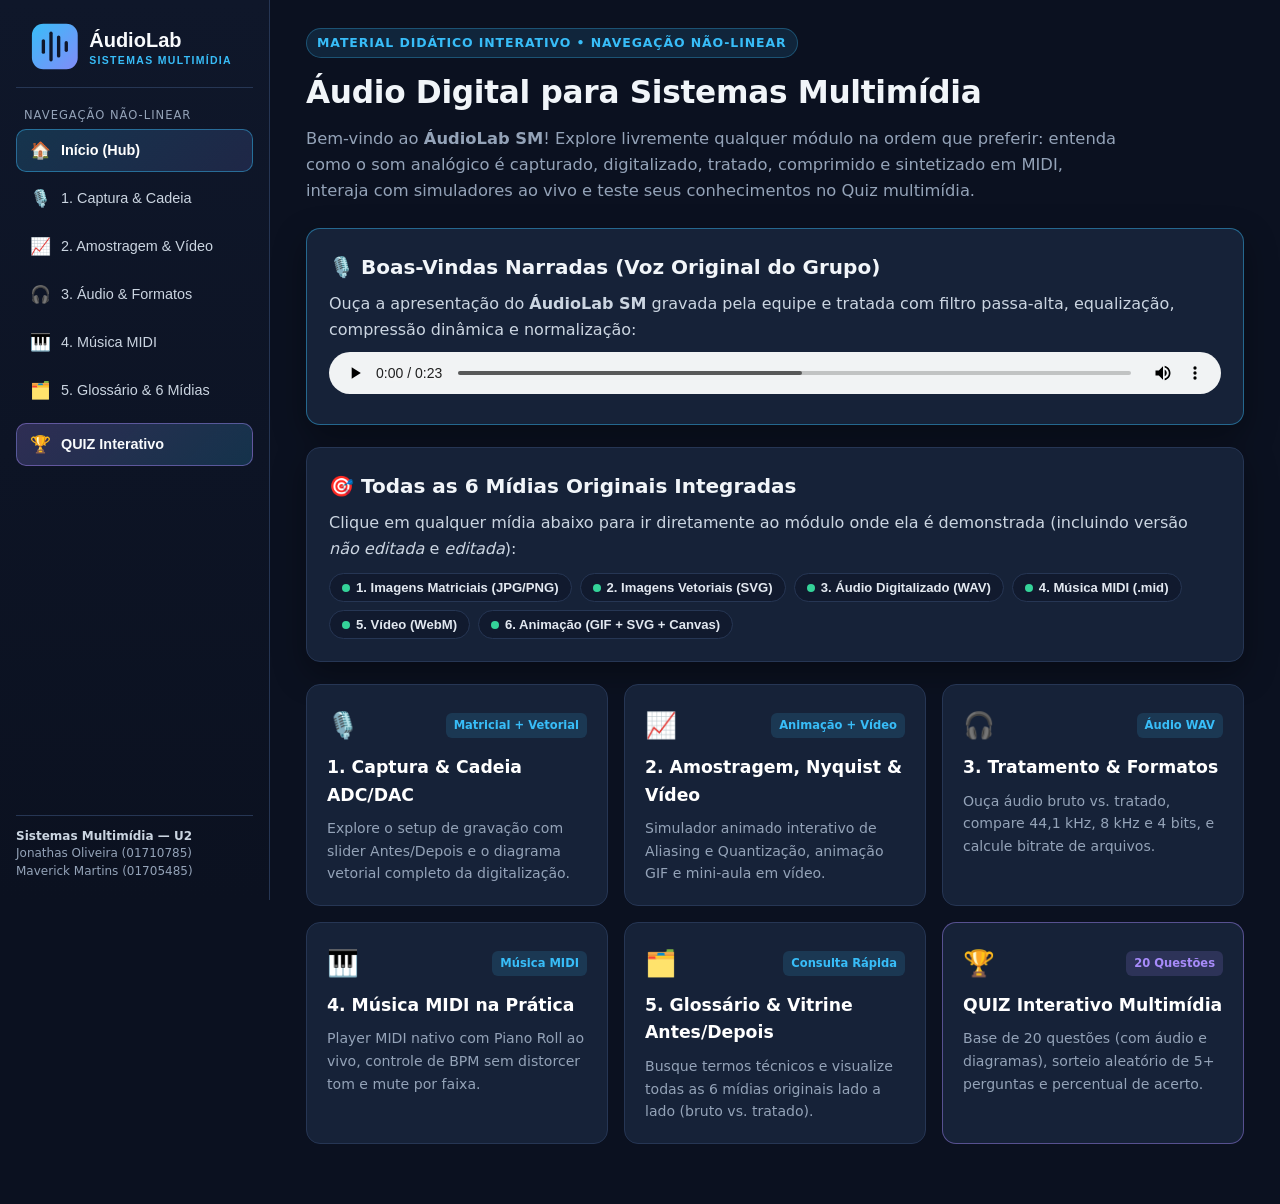
<file: index.html>
<!DOCTYPE html>
<html lang="pt-BR">
<head>
  <meta charset="UTF-8">
  <meta http-equiv="refresh" content="0; url=prototipo/index.html">
  <title>ÁudioLab SM — Redirecionando...</title>
</head>
<body style="background:#0b1120;color:#f8fafc;font-family:Segoe UI,Arial,sans-serif;display:flex;align-items:center;justify-content:center;height:100vh;margin:0;">
  <p>Abrindo o protótipo <strong>ÁudioLab SM</strong>... <a href="prototipo/index.html" style="color:#38bdf8;">Clique aqui se não redirecionar</a>.</p>
</body>
</html>
</file>
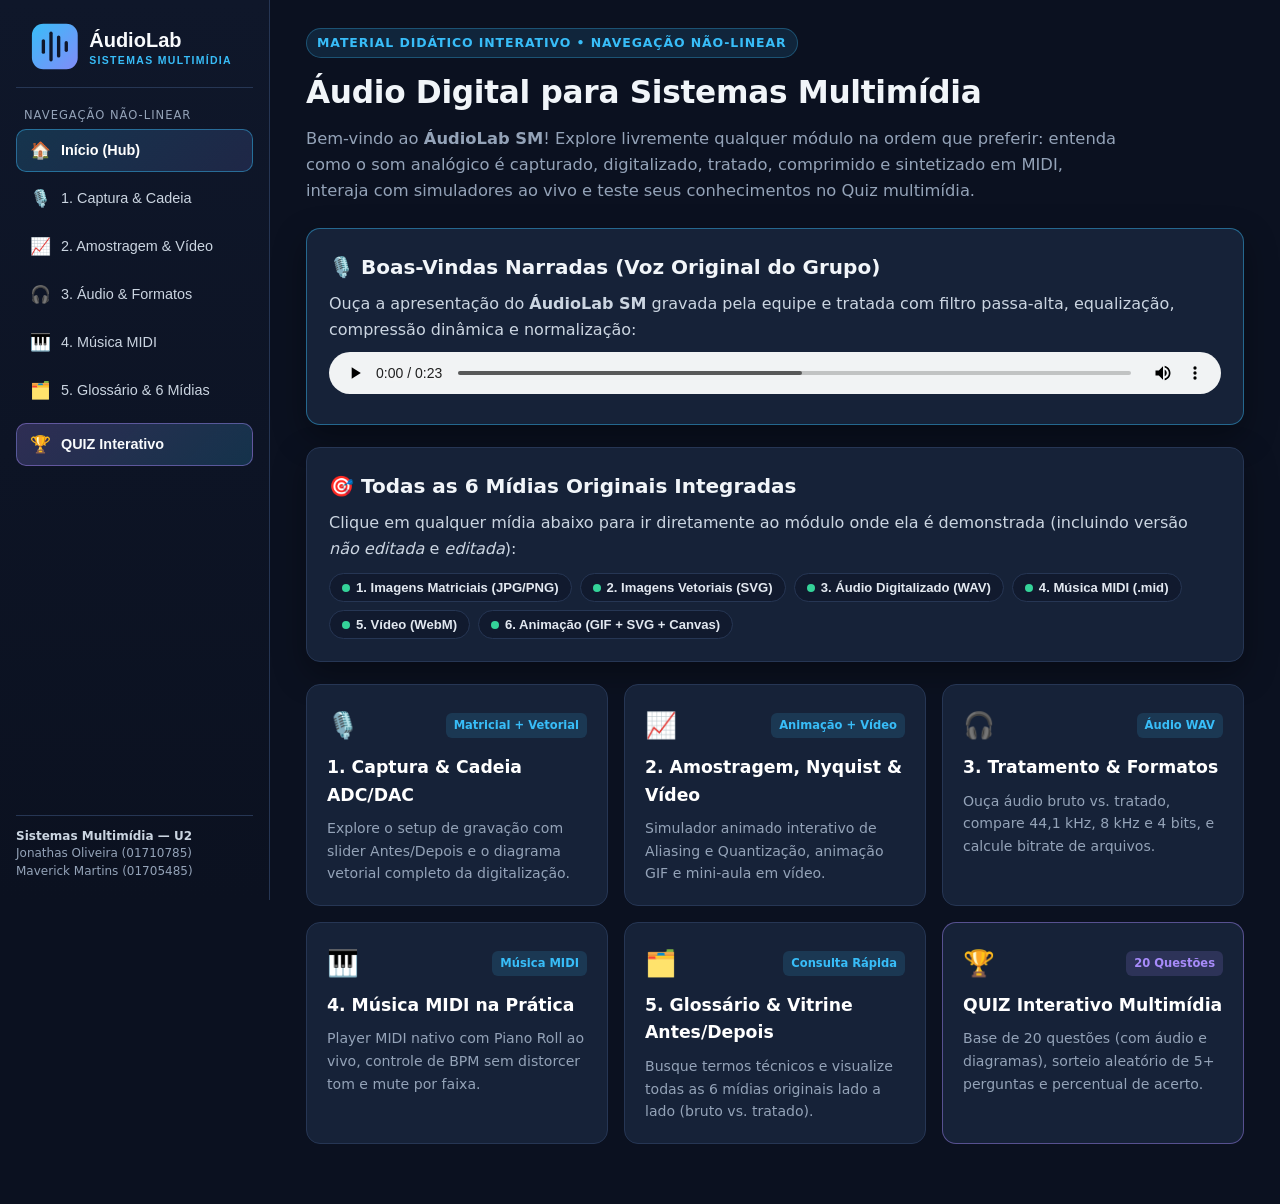
<file: prototipo/index.html>
<!DOCTYPE html>
<html lang="pt-BR">
<head>
  <meta charset="UTF-8">
  <meta name="viewport" content="width=device-width, initial-scale=1.0">
  <title>ÁudioLab SM — Protótipo de Sistema Multimídia (Áudio Digital)</title>
  <link rel="stylesheet" href="css/style.css">
</head>
<body>

  <!-- Mobile Top Bar -->
  <div class="mobile-bar">
    <strong style="color:var(--cyan)">ÁudioLab SM</strong>
    <button id="mobile-menu-btn" class="btn btn-sm">☰ Menu</button>
  </div>

  <div class="app-shell">
    <!-- Non-Linear Navigation Sidebar -->
    <aside id="sidebar" class="sidebar">
      <div class="brand">
        <img src="midias/logo_audiolab.svg" alt="Logotipo ÁudioLab SM">
      </div>

      <div>
        <div class="nav-label">Navegação Não-Linear</div>
        <nav class="nav-list">
          <button class="nav-btn active" data-target="mod-home">
            <span class="nav-icon">🏠</span> Início (Hub)
          </button>
          <button class="nav-btn" data-target="mod-captura">
            <span class="nav-icon">🎙️</span> 1. Captura &amp; Cadeia
          </button>
          <button class="nav-btn" data-target="mod-digitalizacao">
            <span class="nav-icon">📈</span> 2. Amostragem &amp; Vídeo
          </button>
          <button class="nav-btn" data-target="mod-tratamento">
            <span class="nav-icon">🎧</span> 3. Áudio &amp; Formatos
          </button>
          <button class="nav-btn" data-target="mod-midi">
            <span class="nav-icon">🎹</span> 4. Música MIDI
          </button>
          <button class="nav-btn" data-target="mod-galeria">
            <span class="nav-icon">🗂️</span> 5. Glossário &amp; 6 Mídias
          </button>
          <button class="nav-btn quiz-cta" data-target="mod-quiz">
            <span class="nav-icon">🏆</span> QUIZ Interativo
          </button>
        </nav>
      </div>

      <div class="sidebar-footer">
        <strong>Sistemas Multimídia — U2</strong><br>
        Jonathas Oliveira (01710785)<br>
        Maverick Martins (01705485)
      </div>
    </aside>

    <!-- Main Dynamic Content -->
    <main class="main-content">

      <!-- ==================== INÍCIO (HUB NÃO-LINEAR) ==================== -->
      <section id="mod-home" class="module active">
        <div class="module-header">
          <span class="kicker">Material Didático Interativo • Navegação Não-Linear</span>
          <h1>Áudio Digital para Sistemas Multimídia</h1>
          <p>
            Bem-vindo ao <strong>ÁudioLab SM</strong>! Explore livremente qualquer módulo na ordem que preferir:
            entenda como o som analógico é capturado, digitalizado, tratado, comprimido e sintetizado em MIDI,
            interaja com simuladores ao vivo e teste seus conhecimentos no Quiz multimídia.
          </p>
        </div>

        <div class="card" style="border-color:rgba(56,189,248,0.45);">
          <h2>🎙️ Boas-Vindas Narradas (Voz Original do Grupo)</h2>
          <p>Ouça a apresentação do <strong>ÁudioLab SM</strong> gravada pela equipe e tratada com filtro passa-alta, equalização, compressão dinâmica e normalização:</p>
          <audio controls src="midias/narracao_editada.wav" style="width:100%;height:42px;"></audio>
        </div>

        <div class="card">
          <h2>🎯 Todas as 6 Mídias Originais Integradas</h2>
          <p>Clique em qualquer mídia abaixo para ir diretamente ao módulo onde ela é demonstrada (incluindo versão <em>não editada</em> e <em>editada</em>):</p>
          <div class="media-pills">
            <button class="media-pill" data-target="mod-captura"><span class="dot"></span> 1. Imagens Matriciais (JPG/PNG)</button>
            <button class="media-pill" data-target="mod-captura"><span class="dot"></span> 2. Imagens Vetoriais (SVG)</button>
            <button class="media-pill" data-target="mod-tratamento"><span class="dot"></span> 3. Áudio Digitalizado (WAV)</button>
            <button class="media-pill" data-target="mod-midi"><span class="dot"></span> 4. Música MIDI (.mid)</button>
            <button class="media-pill" data-target="mod-digitalizacao"><span class="dot"></span> 5. Vídeo (WebM)</button>
            <button class="media-pill" data-target="mod-digitalizacao"><span class="dot"></span> 6. Animação (GIF + SVG + Canvas)</button>
          </div>
        </div>

        <div class="grid-3">
          <div class="hub-card" data-target="mod-captura">
            <div class="hub-top"><span class="hub-icon">🎙️</span><span class="tag">Matricial + Vetorial</span></div>
            <h3>1. Captura &amp; Cadeia ADC/DAC</h3>
            <p>Explore o setup de gravação com slider Antes/Depois e o diagrama vetorial completo da digitalização.</p>
          </div>

          <div class="hub-card" data-target="mod-digitalizacao">
            <div class="hub-top"><span class="hub-icon">📈</span><span class="tag">Animação + Vídeo</span></div>
            <h3>2. Amostragem, Nyquist &amp; Vídeo</h3>
            <p>Simulador animado interativo de Aliasing e Quantização, animação GIF e mini-aula em vídeo.</p>
          </div>

          <div class="hub-card" data-target="mod-tratamento">
            <div class="hub-top"><span class="hub-icon">🎧</span><span class="tag">Áudio WAV</span></div>
            <h3>3. Tratamento &amp; Formatos</h3>
            <p>Ouça áudio bruto vs. tratado, compare 44,1 kHz, 8 kHz e 4 bits, e calcule bitrate de arquivos.</p>
          </div>

          <div class="hub-card" data-target="mod-midi">
            <div class="hub-top"><span class="hub-icon">🎹</span><span class="tag">Música MIDI</span></div>
            <h3>4. Música MIDI na Prática</h3>
            <p>Player MIDI nativo com Piano Roll ao vivo, controle de BPM sem distorcer tom e mute por faixa.</p>
          </div>

          <div class="hub-card" data-target="mod-galeria">
            <div class="hub-top"><span class="hub-icon">🗂️</span><span class="tag">Consulta Rápida</span></div>
            <h3>5. Glossário &amp; Vitrine Antes/Depois</h3>
            <p>Busque termos técnicos e visualize todas as 6 mídias originais lado a lado (bruto vs. tratado).</p>
          </div>

          <div class="hub-card" data-target="mod-quiz" style="border-color:rgba(167,139,250,0.45);">
            <div class="hub-top"><span class="hub-icon">🏆</span><span class="tag" style="color:var(--purple);background:rgba(167,139,250,0.16)">20 Questões</span></div>
            <h3>QUIZ Interativo Multimídia</h3>
            <p>Base de 20 questões (com áudio e diagramas), sorteio aleatório de 5+ perguntas e percentual de acerto.</p>
          </div>
        </div>
      </section>

      <!-- ==================== MÓDULO 1: CAPTURA & CADEIA ==================== -->
      <section id="mod-captura" class="module">
        <div class="module-header">
          <span class="kicker">Módulo 1 • Imagens Matriciais &amp; Vetoriais</span>
          <h1>Captura Sonora e Cadeia de Digitalização</h1>
          <p>
            O som no mundo real é uma <strong>onda mecânica contínua (analógica)</strong>. Para que um sistema multimídia
            armazene e manipule áudio, é preciso capturá-lo com um transdutor (microfone) e convertê-lo em bits via <strong>ADC</strong>.
          </p>
        </div>

        <!-- Raster Before/After Interactive Slider -->
        <div class="card">
          <h2>📷 Imagem Matricial: Setup de Captura (Antes vs. Depois)</h2>
          <p>
            Arraste o controle abaixo para comparar a <strong>fotografia original não editada</strong> (<code>foto_setup_bruta.jpg</code>)
            com a <strong>imagem matricial tratada</strong> (<code>foto_setup_editada.png</code> — recorte 16:9, balanço de brilho/contraste/saturação e anotações técnicas dos equipamentos).
          </p>

          <div id="ba-container" class="ba-container">
            <img src="midias/foto_setup_editada.png" alt="Imagem matricial editada do setup de áudio">
            <div id="ba-overlay" class="ba-overlay">
              <img id="ba-overlay-img" src="midias/foto_setup_bruta.jpg" alt="Imagem matricial bruta não editada">
            </div>
            <span class="ba-label left">ANTES (Não editada)</span>
            <span class="ba-label right">DEPOIS (Tratada + Anotada)</span>
          </div>
          <div class="ba-slider-bar">
            <span>Ver Editada (0%)</span>
            <input id="ba-range" type="range" min="0" max="100" value="50">
            <span>Ver Bruta (100%)</span>
          </div>
        </div>

        <!-- Vector Diagram Toggle -->
        <div class="card">
          <h2>🎨 Imagem Vetorial (SVG): Cadeia Analógico → Digital → Analógico</h2>
          <p>
            Diferente das imagens matriciais (grade de pixels), desenhos vetoriais em <strong>SVG</strong> são definidos por equações geométricas e mantêm nitidez perfeita em qualquer ampliação.
          </p>
          <div class="toggle-group">
            <button class="toggle-btn active" data-svg-cadeia="midias/cadeia_audio_final.svg" data-caption="Versão final editada (cadeia_audio_final.svg): hierarquia visual, ícones vetoriais, gradientes e divisão entre domínios analógico e digital.">Versão Editada (Final)</button>
            <button class="toggle-btn" data-svg-cadeia="midias/cadeia_audio_rascunho.svg" data-caption="Versão não editada (cadeia_audio_rascunho.svg): diagrama inicial em blocos monocromáticos usado como rascunho estrutural.">Versão Não Editada (Rascunho)</button>
          </div>
          <div class="media-frame">
            <img id="img-svg-cadeia" src="midias/cadeia_audio_final.svg" alt="Diagrama vetorial da cadeia de áudio digital">
            <div id="cap-svg-cadeia" class="media-caption">Versão final editada (cadeia_audio_final.svg): hierarquia visual, ícones vetoriais, gradientes e divisão entre domínios analógico e digital.</div>
          </div>
        </div>

        <!-- Animated SVG Flow -->
        <div class="card">
          <h2>✨ Animação Vetorial (SVG): Sinal em Movimento</h2>
          <p>Observe os pulsos contínuos entrando no <strong>ADC</strong>, transformando-se em pacotes binários (<code>10110</code>) e sendo reconstruídos no <strong>DAC</strong>:</p>
          <div class="media-frame">
            <object data="midias/animacao_fluxo_adc.svg" type="image/svg+xml" style="width:100%;max-width:760px;height:185px;"></object>
          </div>
        </div>

        <div class="nav-footer">
          <button class="btn" data-target="mod-home">← Hub Não-Linear</button>
          <button class="btn btn-primary" data-target="mod-digitalizacao">Explorar Amostragem &amp; Vídeo →</button>
        </div>
      </section>

      <!-- ==================== MÓDULO 2: DIGITALIZAÇÃO, ANIMAÇÃO & VÍDEO ==================== -->
      <section id="mod-digitalizacao" class="module">
        <div class="module-header">
          <span class="kicker">Módulo 2 • Animação, Vídeo &amp; Simulador ao Vivo</span>
          <h1>Amostragem (Nyquist), Quantização e Mini-Aula em Vídeo</h1>
          <p>
            Digitalizar som exige discretizar dois eixos: o <strong>tempo</strong> (Taxa de Amostragem em Hz) e a
            <strong>amplitude</strong> (Profundidade de Bits). Experimente o simulador animado abaixo e assista à mini-aula!
          </p>
        </div>

        <!-- Interactive Canvas Animation Simulator -->
        <div class="card">
          <h2>🧪 Simulador Animado Interativo: Amostragem, Aliasing e Quantização</h2>
          <p>Reduza a <strong>Taxa de Amostragem</strong> para menos do dobro da frequência do sinal e veja o <strong>Aliasing</strong> surgir ao vivo! Ou diminua os <strong>Bits</strong> e clique em <em>Ouvir Som Quantizado</em>.</p>

          <canvas id="nyquist-canvas" class="sim-canvas"></canvas>

          <div class="controls-grid">
            <div class="control-box">
              <label><span>Frequência do Sinal (f)</span><strong id="sim-freq-val">3 Hz</strong></label>
              <input id="sim-freq" type="range" min="1" max="10" value="3">
            </div>
            <div class="control-box">
              <label><span>Taxa de Amostragem (fs)</span><strong id="sim-fs-val">18 Hz</strong></label>
              <input id="sim-fs" type="range" min="4" max="36" value="18">
            </div>
            <div class="control-box">
              <label><span>Profundidade de Bits</span><strong id="sim-bits-val">4 bits</strong></label>
              <input id="sim-bits" type="range" min="2" max="8" value="4">
            </div>
          </div>

          <div id="sim-nyquist-banner" class="status-banner status-ok"></div>

          <div style="display:flex;gap:10px;flex-wrap:wrap;margin-top:14px;">
            <button id="sim-play-tone" class="btn btn-emerald">🔊 Ouvir Som Quantizado (Web Audio)</button>
            <button id="sim-toggle-anim" class="btn">⏸ Pausar Animação</button>
          </div>
        </div>

        <!-- GIF Animation Before/After -->
        <div class="card">
          <h2>🎞️ Animação Exportada (GIF): Antes vs. Depois</h2>
          <p>Comparação entre o rascunho animado quadro a quadro em baixa fluidez (4 FPS) e a animação final suavizada (20 FPS) com grade de quantização e amostras discretas:</p>
          <div class="grid-2">
            <div class="media-frame">
              <span class="badge badge-raw" style="margin-bottom:8px;">NÃO EDITADA — 4 FPS (animacao_onda_bruta.gif)</span>
              <img src="midias/animacao_onda_bruta.gif" alt="Animação GIF bruta a 4 FPS">
              <div class="media-caption">6 quadros em preto e branco, sem suavização temporal e sem representação dos níveis de quantização.</div>
            </div>
            <div class="media-frame">
              <span class="badge badge-edit" style="margin-bottom:8px;">EDITADA — 20 FPS (animacao_onda_editada.gif)</span>
              <img src="midias/animacao_onda_editada.gif" alt="Animação GIF editada a 20 FPS">
              <div class="media-caption">32 quadros fluidos mostrando simultaneamente a onda contínua (ciano), amostras (amarelo/verde) e degrau quantizado (roxo).</div>
            </div>
          </div>
        </div>

        <!-- Video Mini-Lesson (Raw vs Edited) -->
        <div class="card">
          <h2>🎬 Vídeo Educacional: Como o Som Vira Bits (Bruto vs. Editado)</h2>
          <p>Alterne entre a captura de vídeo bruta (sem corte, com ruído e sem legendas) e a mini-aula editada (com abertura, animações sincronizadas, legendas didáticas e trilha sonora):</p>
          <div class="toggle-group">
            <button class="toggle-btn active" data-vid-src="midias/video_editado.webm" data-caption="Versão Editada (video_editado.webm): vinheta de abertura, demonstração de amostragem/quantização, legendas didáticas e trilha musical limpa.">Vídeo Editado (Final)</button>
            <button class="toggle-btn" data-vid-src="midias/video_bruto.webm" data-caption="Versão Não Editada (video_bruto.webm): captura crua sem cortes, sem identidade visual, sem legendas e com zumbido de 60 Hz no áudio.">Vídeo Bruto (Não Editado)</button>
          </div>
          <div class="media-frame">
            <video id="main-video" controls preload="metadata" style="max-height:420px;width:100%;" src="midias/video_editado.webm"></video>
            <div id="video-caption" class="media-caption">Versão Editada (video_editado.webm): vinheta de abertura, demonstração de amostragem/quantização, legendas didáticas e trilha musical limpa.</div>
          </div>
        </div>

        <!-- Vector Nyquist Diagram -->
        <div class="card">
          <h2>📐 Diagrama Vetorial: Nyquist vs. Aliasing</h2>
          <div class="toggle-group">
            <button class="toggle-btn active" data-svg-nyquist="midias/nyquist_final.svg">Editado (nyquist_final.svg)</button>
            <button class="toggle-btn" data-svg-nyquist="midias/nyquist_rascunho.svg">Rascunho (nyquist_rascunho.svg)</button>
          </div>
          <div class="media-frame">
            <img id="img-svg-nyquist" src="midias/nyquist_final.svg" alt="Diagrama vetorial do Teorema de Nyquist">
          </div>
        </div>

        <div class="nav-footer">
          <button class="btn" data-target="mod-captura">← Captura &amp; Cadeia</button>
          <button class="btn btn-primary" data-target="mod-tratamento">Explorar Áudio &amp; Formatos →</button>
        </div>
      </section>

      <!-- ==================== MÓDULO 3: ÁUDIO DIGITALIZADO & FORMATOS ==================== -->
      <section id="mod-tratamento" class="module">
        <div class="module-header">
          <span class="kicker">Módulo 3 • Áudio Digitalizado (WAV) &amp; Formas de Onda</span>
          <h1>Tratamento de Áudio, Taxas e Compressão</h1>
          <p>
            Ouça na prática a diferença entre uma captura bruta e um áudio tratado (redução de ruído, corte de silêncio e normalização),
            compare resoluções digitais e calcule o tamanho de arquivos PCM, FLAC e MP3.
          </p>
        </div>

        <!-- Real Group Voice Before / After -->
        <div class="card" style="border-color:rgba(52,211,153,0.45);">
          <h2>🎙️ Narração Original do Grupo: Antes e Depois do Tratamento</h2>
          <p>Gravação real da voz da equipe comparando o arquivo bruto capturado com a versão tratada (corte de silêncio, filtro passa-alta 85 Hz, realce de presença em 3,2 kHz, compressão dinâmica 3:1 e normalização a -1 dBFS):</p>
          <div class="grid-2">
            <div class="audio-box">
              <span class="badge badge-raw">ANTES — Voz Bruta (narracao_bruta.wav)</span>
              <img src="midias/forma_onda_narracao_bruta.png" alt="Forma de onda da narração bruta" style="width:100%;border-radius:8px;border:1px solid var(--border);">
              <audio controls src="midias/narracao_bruta.wav"></audio>
              <p style="font-size:0.84rem;margin:0;color:var(--muted);">
                Dinâmica irregular: pico inicial muito alto enquanto o corpo da fala permanece com volume reduzido e sem equalização.
              </p>
            </div>
            <div class="audio-box">
              <span class="badge badge-edit">DEPOIS — Voz Tratada (narracao_editada.wav)</span>
              <img src="midias/forma_onda_narracao_editada.png" alt="Forma de onda da narração editada" style="width:100%;border-radius:8px;border:1px solid var(--border);">
              <audio controls src="midias/narracao_editada.wav"></audio>
              <p style="font-size:0.84rem;margin:0;color:var(--muted);">
                Voz nivelada, limpa e mais inteligível: silêncios aparados, graves indesejados filtrados e volume consistente em toda a fala.
              </p>
            </div>
          </div>

          <h3 style="margin-top:18px;">🧪 Teste na Própria Voz: Efeito de Amostragem e Quantização</h3>
          <div class="grid-3" style="margin-top:8px;">
            <div class="audio-box">
              <span class="badge badge-edit">Voz 44,1 kHz / 16 bits</span>
              <audio controls src="midias/narracao_editada.wav"></audio>
              <p style="font-size:0.82rem;margin:0;">Qualidade de CD: voz nítida e natural.</p>
            </div>
            <div class="audio-box">
              <span class="badge badge-raw">Voz 8 kHz (Telefonia)</span>
              <audio controls src="midias/narracao_8khz_telefonia.wav"></audio>
              <p style="font-size:0.82rem;margin:0;">Taxa reduzida a 8 kHz: som abafado de ligação telefônica.</p>
            </div>
            <div class="audio-box">
              <span class="badge badge-raw">Voz 4 bits (16 níveis)</span>
              <audio controls src="midias/narracao_4bit_quantizacao.wav"></audio>
              <p style="font-size:0.82rem;margin:0;">Apenas 16 degraus de amplitude: forte chiado de quantização.</p>
            </div>
          </div>
        </div>

        <!-- Audio Before / After + Waveform PNGs -->
        <div class="card">
          <h2>🔊 Amostra Musical Digitalizada: Remoção de Ruído de 60 Hz</h2>
          <div class="grid-2">
            <div class="audio-box">
              <span class="badge badge-raw">ANTES — Não Editado (amostra_bruta_com_ruido.wav)</span>
              <img src="midias/forma_onda_bruta.png" alt="Forma de onda matricial do áudio bruto" style="width:100%;border-radius:8px;border:1px solid var(--border);">
              <audio controls src="midias/amostra_bruta_com_ruido.wav"></audio>
              <p style="font-size:0.84rem;margin:0;color:var(--muted);">
                Problemas: 0,8s de silêncio com ruído no início (destacado em vermelho), zumbido de rede elétrica (60 Hz), chiado constante e amplitude baixa.
              </p>
            </div>

            <div class="audio-box">
              <span class="badge badge-edit">DEPOIS — Tratado (amostra_tratada_limpa.wav)</span>
              <img src="midias/forma_onda_editada.png" alt="Forma de onda matricial do áudio tratado" style="width:100%;border-radius:8px;border:1px solid var(--border);">
              <audio controls src="midias/amostra_tratada_limpa.wav"></audio>
              <p style="font-size:0.84rem;margin:0;color:var(--muted);">
                Tratamento aplicado: corte dos trechos ociosos, remoção do ruído/zumbido e normalização de pico para -1 dBFS (sem clipping).
              </p>
            </div>
          </div>
        </div>

        <!-- Auditory Comparison Lab -->
        <div class="card">
          <h2>👂 Laboratório Auditivo: Efeito da Taxa de Amostragem e dos Bits</h2>
          <p>Dê play nas 3 versões do mesmo trecho musical para ouvir o impacto real de cada parâmetro:</p>
          <div class="grid-3">
            <div class="audio-box">
              <span class="badge badge-edit">Padrão CD: 44,1 kHz / 16 bits</span>
              <audio controls src="midias/comparacao_44khz_16bit.wav"></audio>
              <p style="font-size:0.82rem;margin:0;">65.536 níveis de amplitude e resposta até ~22 kHz. Som limpo e brilhante.</p>
            </div>
            <div class="audio-box">
              <span class="badge badge-raw">Baixa Amostragem: 8 kHz / 16 bits</span>
              <audio controls src="midias/comparacao_8khz_16bit.wav"></audio>
              <p style="font-size:0.82rem;margin:0;">Qualidade de telefonia: perde os harmônicos agudos (limite de Nyquist cai para 4 kHz).</p>
            </div>
            <div class="audio-box">
              <span class="badge badge-raw">Baixos Bits: 44,1 kHz / 4 bits</span>
              <audio controls src="midias/comparacao_44khz_4bit.wav"></audio>
              <p style="font-size:0.82rem;margin:0;">Apenas 16 níveis de amplitude: gera forte chiado granulado (erro de quantização).</p>
            </div>
          </div>
        </div>

        <!-- Bitrate & Format Comparison Calculator -->
        <div class="card">
          <h2>🧮 Calculadora de Bitrate e Comparativo de Formatos</h2>
          <p>Fórmula PCM: <code>Bitrate = Taxa de Amostragem × Profundidade de Bits × Canais</code></p>
          <div class="grid-2" style="margin-bottom:14px;">
            <div class="control-box">
              <label><span>Taxa de Amostragem</span></label>
              <select id="calc-sr" class="quiz-select" style="width:100%;">
                <option value="8000">8.000 Hz (Telefonia)</option>
                <option value="22050">22.050 Hz (Rádio AM/Web leve)</option>
                <option value="44100" selected>44.100 Hz (Padrão CD)</option>
                <option value="48000">48.000 Hz (Vídeo / Cinema)</option>
                <option value="96000">96.000 Hz (Estúdio Hi-Res)</option>
              </select>
            </div>
            <div class="control-box">
              <label><span>Profundidade de Bits &amp; Canais</span></label>
              <div style="display:flex;gap:8px;">
                <select id="calc-bits" class="quiz-select" style="flex:1;">
                  <option value="8">8 bits</option>
                  <option value="16" selected>16 bits</option>
                  <option value="24">24 bits</option>
                </select>
                <select id="calc-ch" class="quiz-select" style="flex:1;">
                  <option value="1">Mono (1 ch)</option>
                  <option value="2" selected>Estéreo (2 ch)</option>
                </select>
                <input id="calc-min" type="number" min="1" max="120" value="3" class="quiz-select" style="width:85px;" title="Duração em minutos">
              </div>
            </div>
          </div>

          <div class="midi-stats">
            <div class="stat-pill"><small>Bitrate PCM</small><strong id="calc-res-kbps">1.411 kbps</strong></div>
            <div class="stat-pill"><small>WAV (Sem compressão)</small><strong id="calc-res-wav">30.3 MB</strong></div>
            <div class="stat-pill"><small>FLAC (Lossless ~55%)</small><strong id="calc-res-flac">~16.7 MB</strong></div>
            <div class="stat-pill"><small>MP3 (Lossy 192 kbps)</small><strong id="calc-res-mp3">~4.1 MB</strong></div>
          </div>

          <table class="data-table" style="margin-top:16px;">
            <thead>
              <tr><th>Categoria</th><th>Formatos</th><th>Característica Principal</th><th>Uso Ideal</th></tr>
            </thead>
            <tbody>
              <tr><td><strong>Sem Compressão</strong></td><td>WAV, AIFF (PCM)</td><td>Guarda todas as amostras brutas sem redução.</td><td>Gravação, edição e masterização.</td></tr>
              <tr><td><strong>Compressão Sem Perdas</strong></td><td>FLAC, ALAC</td><td>Reduz ~40–50% mantendo 100% dos bits originais.</td><td>Arquivamento e streaming Hi-Fi.</td></tr>
              <tr><td><strong>Compressão Com Perdas</strong></td><td>MP3, AAC, OGG, Opus</td><td>Usa psicoacústica para descartar frequências menos audíveis.</td><td>Streaming web, podcasts, jogos e apps.</td></tr>
            </tbody>
          </table>
        </div>

        <div class="nav-footer">
          <button class="btn" data-target="mod-digitalizacao">← Amostragem &amp; Vídeo</button>
          <button class="btn btn-primary" data-target="mod-midi">Explorar Música MIDI →</button>
        </div>
      </section>

      <!-- ==================== MÓDULO 4: MÚSICA MIDI ==================== -->
      <section id="mod-midi" class="module">
        <div class="module-header">
          <span class="kicker">Módulo 4 • Música MIDI (.mid) &amp; Sintetizador Web</span>
          <h1>Música MIDI vs. Áudio Digitalizado</h1>
          <p>
            Um arquivo <strong>MIDI (.mid)</strong> não guarda a gravação do som, mas sim uma <em>partitura digital</em> com eventos
            (nota ligada/desligada, intensidade/velocity, canal e instrumento). Por isso ocupa apenas ~1 KB e permite alterar BPM e faixas em tempo real!
          </p>
        </div>

        <div class="card">
          <h2>🎹 Player MIDI Nativo com Visualizador Piano Roll</h2>
          <div style="display:flex;flex-wrap:wrap;justify-content:space-between;align-items:center;gap:10px;margin-bottom:10px;">
            <div class="toggle-group" style="margin:0;">
              <button class="toggle-btn active" data-midi-preset="trilha_completa.mid">Editado: Trilha 3 Faixas (trilha_completa.mid)</button>
              <button class="toggle-btn" data-midi-preset="trilha_rascunho.mid">Não Editado: Rascunho 1 Faixa (trilha_rascunho.mid)</button>
            </div>
            <label class="btn btn-sm" style="cursor:pointer;">
              📂 Testar outro .mid
              <input id="midi-upload" type="file" accept=".mid,.midi" style="display:none;">
            </label>
          </div>

          <canvas id="midi-canvas" class="sim-canvas" style="height:220px;"></canvas>

          <div style="display:flex;flex-wrap:wrap;align-items:center;gap:12px;margin-top:14px;">
            <button id="midi-play" class="btn btn-primary">▶ Reproduzir MIDI</button>
            <button id="midi-stop" class="btn">⏹ Parar</button>
            <div style="display:flex;align-items:center;gap:8px;margin-left:auto;min-width:230px;">
              <span style="font-size:0.85rem;color:var(--muted);">Andamento:</span>
              <input id="midi-tempo" type="range" min="60" max="150" value="100" style="accent-color:var(--cyan);flex:1;">
              <strong id="midi-tempo-val" style="color:var(--cyan);font-size:0.9rem;">100%</strong>
            </div>
          </div>

          <div style="margin-top:14px;">
            <small style="color:var(--muted);text-transform:uppercase;letter-spacing:0.8px;">Ativar / Silenciar Faixas MIDI:</small>
            <div id="midi-track-toggles" class="midi-tracks"></div>
          </div>

          <div class="midi-stats">
            <div class="stat-pill"><small>Tamanho do .mid</small><strong id="midi-stat-size">—</strong></div>
            <div class="stat-pill"><small>Faixas com Notas</small><strong id="midi-stat-tracks">—</strong></div>
            <div class="stat-pill"><small>Total de Eventos</small><strong id="midi-stat-notes">—</strong></div>
            <div class="stat-pill"><small>Andamento Atual</small><strong id="midi-stat-bpm">—</strong></div>
          </div>
        </div>

        <div class="card">
          <h2>⚖️ Comparativo Direto: MIDI vs. WAV</h2>
          <table class="data-table">
            <thead>
              <tr><th>Critério</th><th>Áudio Digitalizado (WAV / MP3)</th><th>Música MIDI (.mid)</th></tr>
            </thead>
            <tbody>
              <tr><td><strong>O que armazena?</strong></td><td>Amostras da forma de onda sonora.</td><td>Instruções simbólicas (notas, duração, velocity, timbre).</td></tr>
              <tr><td><strong>Tamanho típico (este projeto)</strong></td><td><code>amostra_tratada_limpa.wav</code> ≈ 352 KB (4s)</td><td><code>trilha_completa.mid</code> ≈ 1,0 KB (32s, 3 faixas!)</td></tr>
              <tr><td><strong>Grava voz humana?</strong></td><td>Sim, qualquer som acústico.</td><td>Não — apenas instrumentos/sintetizadores controláveis.</td></tr>
              <tr><td><strong>Mudar BPM sem distorcer tom</strong></td><td>Exige processamento DSP complexo.</td><td>Nativo e instantâneo (teste no slider acima!).</td></tr>
            </tbody>
          </table>
        </div>

        <div class="nav-footer">
          <button class="btn" data-target="mod-tratamento">← Áudio &amp; Formatos</button>
          <button class="btn btn-primary" data-target="mod-galeria">Glossário &amp; Vitrine das 6 Mídias →</button>
        </div>
      </section>

      <!-- ==================== MÓDULO 5: GLOSSÁRIO & VITRINE 6 MÍDIAS ==================== -->
      <section id="mod-galeria" class="module">
        <div class="module-header">
          <span class="kicker">Módulo 5 • Consulta Rápida &amp; Inventário</span>
          <h1>Glossário Técnico &amp; Vitrine das 6 Mídias Originais</h1>
          <p>Pesquise qualquer conceito de áudio digital e confira o resumo completo de todas as mídias produzidas (não editadas e editadas) entregues junto ao protótipo.</p>
        </div>

        <div class="card">
          <h2>📋 Inventário das 6 Mídias Obrigatórias (Bruto vs. Editado)</h2>
          <table class="data-table">
            <thead>
              <tr><th>Tipo de Mídia</th><th>Material Não Editado (Bruto)</th><th>Material Editado (Final)</th><th>Acesso</th></tr>
            </thead>
            <tbody>
              <tr>
                <td><strong>1. Imagens Matriciais</strong></td>
                <td><code>foto_setup_bruta.jpg</code><br><code>forma_onda_bruta.png</code></td>
                <td><code>foto_setup_editada.png</code><br><code>forma_onda_editada.png</code></td>
                <td><button class="btn btn-sm" data-target="mod-captura">Ver</button></td>
              </tr>
              <tr>
                <td><strong>2. Imagens Vetoriais</strong></td>
                <td><code>cadeia_audio_rascunho.svg</code><br><code>nyquist_rascunho.svg</code></td>
                <td><code>cadeia_audio_final.svg</code><br><code>nyquist_final.svg</code> / <code>logo_audiolab.svg</code></td>
                <td><button class="btn btn-sm" data-target="mod-captura">Ver</button></td>
              </tr>
              <tr>
                <td><strong>3. Áudio Digitalizado</strong></td>
                <td><code>narracao_bruta_original.ogg</code> / <code>narracao_bruta.wav</code><br><code>amostra_bruta_com_ruido.wav</code></td>
                <td><code>narracao_editada.wav</code> (+ 8kHz e 4-bit)<br><code>amostra_tratada_limpa.wav</code> (+ comparações)</td>
                <td><button class="btn btn-sm" data-target="mod-tratamento">Ouvir</button></td>
              </tr>
              <tr>
                <td><strong>4. Música MIDI</strong></td>
                <td><code>trilha_rascunho.mid</code> (1 faixa)</td>
                <td><code>trilha_completa.mid</code> (3 faixas)</td>
                <td><button class="btn btn-sm" data-target="mod-midi">Tocar</button></td>
              </tr>
              <tr>
                <td><strong>5. Vídeo</strong></td>
                <td><code>video_bruto.webm</code></td>
                <td><code>video_editado.webm</code></td>
                <td><button class="btn btn-sm" data-target="mod-digitalizacao">Assistir</button></td>
              </tr>
              <tr>
                <td><strong>6. Animação</strong></td>
                <td><code>animacao_onda_bruta.gif</code> (4 FPS)</td>
                <td><code>animacao_onda_editada.gif</code> (20 FPS) + <code>animacao_fluxo_adc.svg</code> + Canvas</td>
                <td><button class="btn btn-sm" data-target="mod-digitalizacao">Ver</button></td>
              </tr>
            </tbody>
          </table>
        </div>

        <div class="card">
          <h2>📖 Glossário Interativo de Áudio Digital</h2>
          <input id="glossary-search" class="search-input" type="search" placeholder="🔎 Filtrar termo (ex.: Nyquist, MIDI, Aliasing, Bitrate, FLAC)...">
          <div id="glossary-list" class="grid-2"></div>
        </div>

        <div class="nav-footer">
          <button class="btn" data-target="mod-midi">← Música MIDI</button>
          <button class="btn btn-primary" data-target="mod-quiz">Ir para o QUIZ Interativo 🏆</button>
        </div>
      </section>

      <!-- ==================== QUIZ INTERATIVO ==================== -->
      <section id="mod-quiz" class="module">
        <div class="module-header">
          <span class="kicker">Avaliação Interativa • Sorteio Dinâmico</span>
          <h1>QUIZ Interativo — Áudio Digital</h1>
          <p>
            Teste seus conhecimentos com perguntas sorteadas aleatoriamente de uma base de
            <strong id="quiz-bank-count">20</strong> questões (incluindo múltipla escolha, verdadeiro/falso,
            questões auditivas com áudio real e questões visuais com diagramas). Ao final, veja seu <strong>percentual de acerto</strong>!
          </p>
        </div>

        <div id="quiz-intro" class="card">
          <h2>🎲 Configurar Nova Rodada</h2>
          <p>A cada execução, o sistema sorteia perguntas diferentes da base de 20 questões (mínimo obrigatório: 5 perguntas).</p>
          <div class="quiz-setup">
            <label for="quiz-count" style="font-weight:600;">Quantidade de perguntas sorteadas:</label>
            <select id="quiz-count" class="quiz-select">
              <option value="5" selected>5 perguntas (padrão rápido)</option>
              <option value="8">8 perguntas</option>
              <option value="10">10 perguntas</option>
              <option value="15">15 perguntas</option>
            </select>
            <button id="quiz-start-btn" class="btn btn-primary">▶ Iniciar QUIZ Agora</button>
          </div>
        </div>

        <div id="quiz-stage" style="display:none;"></div>
        <div id="quiz-result" style="display:none;"></div>
      </section>

    </main>
  </div>

  <script src="js/midi-data.js"></script>
  <script src="js/midi-player.js"></script>
  <script src="js/simulators.js"></script>
  <script src="js/quiz.js"></script>
  <script src="js/app.js"></script>
</body>
</html>
</file>
<file: prototipo/css/style.css>
:root {
  --bg: #0b1120;
  --bg-elev: #111a2e;
  --card: #162238;
  --card-hover: #1d2d4a;
  --border: #263654;
  --text: #f1f5f9;
  --muted: #94a3b8;
  --cyan: #38bdf8;
  --indigo: #818cf8;
  --purple: #a78bfa;
  --emerald: #34d399;
  --amber: #facc15;
  --rose: #fb7185;
  --radius: 14px;
  --shadow: 0 12px 32px rgba(0, 0, 0, 0.35);
}

* { box-sizing: border-box; margin: 0; padding: 0; }

html, body {
  height: 100%;
  font-family: "Segoe UI", system-ui, -apple-system, sans-serif;
  background: var(--bg);
  color: var(--text);
  line-height: 1.6;
}

/* Layout Shell */
.app-shell {
  display: grid;
  grid-template-columns: 270px 1fr;
  min-height: 100vh;
}

/* Sidebar */
.sidebar {
  background: linear-gradient(180deg, #0f172a 0%, #0b1120 100%);
  border-right: 1px solid var(--border);
  padding: 20px 16px;
  display: flex;
  flex-direction: column;
  gap: 18px;
  position: sticky;
  top: 0;
  height: 100vh;
  overflow-y: auto;
}

.brand {
  display: flex;
  align-items: center;
  justify-content: center;
  padding-bottom: 14px;
  border-bottom: 1px solid var(--border);
}
.brand img { max-width: 210px; height: auto; }

.progress-box {
  background: var(--card);
  border: 1px solid var(--border);
  border-radius: 10px;
  padding: 12px;
}
.progress-head {
  display: flex;
  justify-content: space-between;
  font-size: 0.8rem;
  color: var(--muted);
  margin-bottom: 6px;
}
.progress-head strong { color: var(--cyan); }
.progress-track {
  height: 8px;
  background: #0b1120;
  border-radius: 99px;
  overflow: hidden;
}
.progress-fill {
  height: 100%;
  width: 0%;
  background: linear-gradient(90deg, var(--cyan), var(--emerald));
  transition: width 0.4s ease;
}

.nav-label {
  font-size: 0.72rem;
  text-transform: uppercase;
  letter-spacing: 1px;
  color: var(--muted);
  padding: 0 8px;
  margin-bottom: 4px;
}

.nav-list {
  display: flex;
  flex-direction: column;
  gap: 5px;
}

.nav-btn {
  display: flex;
  align-items: center;
  gap: 10px;
  width: 100%;
  padding: 10px 12px;
  border-radius: 10px;
  border: 1px solid transparent;
  background: transparent;
  color: #cbd5e1;
  font-size: 0.9rem;
  font-weight: 500;
  text-align: left;
  cursor: pointer;
  transition: all 0.2s ease;
}
.nav-btn:hover {
  background: var(--card);
  color: #fff;
}
.nav-btn.active {
  background: linear-gradient(135deg, rgba(56, 189, 248, 0.18), rgba(129, 140, 248, 0.15));
  border-color: rgba(56, 189, 248, 0.45);
  color: #fff;
  font-weight: 600;
}
.nav-btn .nav-icon { font-size: 1.05rem; width: 22px; text-align: center; }
.nav-btn .check {
  margin-left: auto;
  font-size: 0.75rem;
  color: var(--emerald);
  opacity: 0;
  transition: opacity 0.25s;
}
.nav-btn.visited .check { opacity: 1; }
.nav-btn.quiz-cta {
  margin-top: 6px;
  background: linear-gradient(135deg, rgba(167, 139, 250, 0.22), rgba(56, 189, 248, 0.18));
  border-color: rgba(167, 139, 250, 0.45);
  color: #f8fafc;
  font-weight: 600;
}
.nav-btn.quiz-cta.active {
  background: linear-gradient(135deg, #6366f1, #0ea5e9);
  border-color: transparent;
}

.sidebar-footer {
  margin-top: auto;
  padding-top: 12px;
  border-top: 1px solid var(--border);
  font-size: 0.75rem;
  color: var(--muted);
  line-height: 1.45;
}
.sidebar-footer strong { color: #cbd5e1; }

/* Main Content */
.main-content {
  padding: 28px 36px 60px;
  max-width: 1180px;
  width: 100%;
  margin: 0 auto;
}

.mobile-bar {
  display: none;
  align-items: center;
  justify-content: space-between;
  padding: 12px 16px;
  background: #0f172a;
  border-bottom: 1px solid var(--border);
  position: sticky;
  top: 0;
  z-index: 40;
}

.module { display: none; animation: fadeIn 0.28s ease; }
.module.active { display: block; }

@keyframes fadeIn {
  from { opacity: 0; transform: translateY(8px); }
  to { opacity: 1; transform: translateY(0); }
}

/* Typography & Headers */
.module-header {
  margin-bottom: 24px;
}
.kicker {
  display: inline-flex;
  align-items: center;
  gap: 6px;
  font-size: 0.78rem;
  font-weight: 700;
  text-transform: uppercase;
  letter-spacing: 0.9px;
  color: var(--cyan);
  background: rgba(56, 189, 248, 0.12);
  border: 1px solid rgba(56, 189, 248, 0.3);
  padding: 4px 10px;
  border-radius: 99px;
  margin-bottom: 10px;
}
.module-header h1 {
  font-size: 1.95rem;
  font-weight: 800;
  letter-spacing: -0.3px;
  margin-bottom: 8px;
}
.module-header p {
  color: var(--muted);
  font-size: 1.02rem;
  max-width: 820px;
}

/* Cards & Grids */
.card {
  background: var(--card);
  border: 1px solid var(--border);
  border-radius: var(--radius);
  padding: 22px;
  margin-bottom: 22px;
  box-shadow: var(--shadow);
}
.card h2 {
  font-size: 1.25rem;
  margin-bottom: 8px;
  display: flex;
  align-items: center;
  gap: 8px;
}
.card h3 {
  font-size: 1.05rem;
  margin-bottom: 6px;
  color: var(--cyan);
}
.card p { color: #cbd5e1; margin-bottom: 10px; }

.grid-2 { display: grid; grid-template-columns: repeat(2, minmax(0, 1fr)); gap: 18px; }
.grid-3 { display: grid; grid-template-columns: repeat(3, minmax(0, 1fr)); gap: 16px; }

.hub-card {
  background: var(--card);
  border: 1px solid var(--border);
  border-radius: var(--radius);
  padding: 20px;
  cursor: pointer;
  transition: transform 0.2s, border-color 0.2s, background 0.2s;
  display: flex;
  flex-direction: column;
  gap: 8px;
}
.hub-card:hover {
  transform: translateY(-3px);
  border-color: var(--cyan);
  background: var(--card-hover);
}
.hub-card .hub-top {
  display: flex;
  justify-content: space-between;
  align-items: center;
}
.hub-card .hub-icon { font-size: 1.6rem; }
.hub-card .tag {
  font-size: 0.72rem;
  font-weight: 700;
  padding: 3px 8px;
  border-radius: 6px;
  background: rgba(56, 189, 248, 0.14);
  color: var(--cyan);
}
.hub-card h3 { font-size: 1.08rem; color: #fff; margin: 0; }
.hub-card p { font-size: 0.88rem; color: var(--muted); margin: 0; }

/* Media Pills */
.media-pills {
  display: flex;
  flex-wrap: wrap;
  gap: 8px;
  margin-top: 12px;
}
.media-pill {
  display: inline-flex;
  align-items: center;
  gap: 6px;
  padding: 6px 12px;
  border-radius: 99px;
  font-size: 0.82rem;
  font-weight: 600;
  background: var(--bg-elev);
  border: 1px solid var(--border);
  color: #e2e8f0;
  cursor: pointer;
  transition: all 0.2s;
}
.media-pill:hover {
  border-color: var(--cyan);
  color: var(--cyan);
  transform: translateY(-1px);
}
.media-pill .dot {
  width: 8px; height: 8px; border-radius: 50%; background: var(--emerald);
}

/* Buttons & Controls */
.btn {
  display: inline-flex;
  align-items: center;
  justify-content: center;
  gap: 8px;
  padding: 10px 16px;
  border-radius: 10px;
  border: 1px solid var(--border);
  background: var(--bg-elev);
  color: #f8fafc;
  font-size: 0.9rem;
  font-weight: 600;
  cursor: pointer;
  transition: all 0.18s ease;
}
.btn:hover { background: var(--card-hover); border-color: var(--cyan); }
.btn-primary {
  background: linear-gradient(135deg, #0ea5e9, #6366f1);
  border-color: transparent;
  color: #fff;
}
.btn-primary:hover { filter: brightness(1.1); }
.btn-emerald {
  background: linear-gradient(135deg, #059669, #10b981);
  border-color: transparent;
}
.btn-sm { padding: 7px 12px; font-size: 0.82rem; }

.toggle-group {
  display: inline-flex;
  background: var(--bg);
  border: 1px solid var(--border);
  border-radius: 10px;
  padding: 4px;
  gap: 4px;
  margin-bottom: 14px;
}
.toggle-btn {
  padding: 7px 14px;
  border-radius: 7px;
  border: none;
  background: transparent;
  color: var(--muted);
  font-size: 0.85rem;
  font-weight: 600;
  cursor: pointer;
  transition: all 0.2s;
}
.toggle-btn.active {
  background: var(--cyan);
  color: #0b1120;
}

/* Before / After Image Comparison Slider */
.ba-container {
  position: relative;
  width: 100%;
  aspect-ratio: 16 / 9;
  border-radius: 12px;
  overflow: hidden;
  border: 1px solid var(--border);
  background: #000;
  user-select: none;
}
.ba-container img {
  position: absolute;
  inset: 0;
  width: 100%;
  height: 100%;
  object-fit: cover;
  pointer-events: none;
}
.ba-overlay {
  position: absolute;
  inset: 0;
  overflow: hidden;
  width: 50%;
  border-right: 3px solid var(--cyan);
}
.ba-overlay img {
  width: 100%;
  max-width: none;
}
.ba-label {
  position: absolute;
  top: 12px;
  padding: 5px 10px;
  border-radius: 6px;
  font-size: 0.78rem;
  font-weight: 700;
  background: rgba(11, 17, 32, 0.85);
  border: 1px solid var(--border);
  z-index: 5;
}
.ba-label.left { left: 12px; color: var(--amber); }
.ba-label.right { right: 12px; color: var(--emerald); }
.ba-slider-bar {
  display: flex;
  align-items: center;
  gap: 12px;
  margin-top: 10px;
  font-size: 0.85rem;
  color: var(--muted);
}
.ba-slider-bar input[type="range"] { flex: 1; accent-color: var(--cyan); }

/* Media Frame */
.media-frame {
  background: #090f1d;
  border: 1px solid var(--border);
  border-radius: 12px;
  padding: 12px;
  text-align: center;
}
.media-frame img, .media-frame video, .media-frame object {
  max-width: 100%;
  border-radius: 8px;
  display: block;
  margin: 0 auto;
}
.media-caption {
  font-size: 0.84rem;
  color: var(--muted);
  margin-top: 10px;
  text-align: left;
}

/* Simulators */
.sim-canvas {
  width: 100%;
  height: 280px;
  display: block;
  background: #090f1d;
  border: 1px solid var(--border);
  border-radius: 12px;
}
.controls-grid {
  display: grid;
  grid-template-columns: repeat(3, minmax(0, 1fr));
  gap: 14px;
  margin-top: 14px;
}
.control-box {
  background: var(--bg-elev);
  border: 1px solid var(--border);
  border-radius: 10px;
  padding: 12px;
}
.control-box label {
  display: flex;
  justify-content: space-between;
  font-size: 0.84rem;
  color: #cbd5e1;
  margin-bottom: 6px;
}
.control-box label strong { color: var(--cyan); }
.control-box input[type="range"] { width: 100%; accent-color: var(--cyan); }

.status-banner {
  margin-top: 14px;
  padding: 12px 16px;
  border-radius: 10px;
  font-size: 0.9rem;
  font-weight: 600;
  display: flex;
  justify-content: space-between;
  align-items: center;
  flex-wrap: wrap;
  gap: 10px;
}
.status-ok {
  background: rgba(16, 185, 129, 0.14);
  border: 1px solid rgba(52, 211, 153, 0.45);
  color: #6ee7b7;
}
.status-warn {
  background: rgba(244, 63, 94, 0.16);
  border: 1px solid rgba(251, 113, 133, 0.55);
  color: #fda4af;
}

/* Audio Player Cards */
.audio-box {
  background: var(--bg-elev);
  border: 1px solid var(--border);
  border-radius: 12px;
  padding: 16px;
  display: flex;
  flex-direction: column;
  gap: 10px;
}
.audio-box audio { width: 100%; height: 40px; }
.badge {
  display: inline-block;
  font-size: 0.74rem;
  font-weight: 700;
  padding: 3px 9px;
  border-radius: 99px;
  width: fit-content;
}
.badge-raw { background: rgba(250, 204, 21, 0.16); color: var(--amber); border: 1px solid rgba(250, 204, 21, 0.4); }
.badge-edit { background: rgba(52, 211, 153, 0.16); color: var(--emerald); border: 1px solid rgba(52, 211, 153, 0.4); }
.badge-info { background: rgba(56, 189, 248, 0.16); color: var(--cyan); border: 1px solid rgba(56, 189, 248, 0.4); }

/* Table */
.data-table {
  width: 100%;
  border-collapse: collapse;
  font-size: 0.88rem;
  margin-top: 10px;
}
.data-table th, .data-table td {
  border: 1px solid var(--border);
  padding: 10px 12px;
  text-align: left;
}
.data-table th {
  background: var(--bg-elev);
  color: var(--cyan);
}
.data-table tr:nth-child(even) td { background: rgba(15, 23, 42, 0.45); }

/* MIDI Player */
.midi-tracks {
  display: flex;
  flex-wrap: wrap;
  gap: 10px;
  margin: 12px 0;
}
.track-chip {
  display: inline-flex;
  align-items: center;
  gap: 8px;
  padding: 7px 12px;
  border-radius: 8px;
  background: var(--bg-elev);
  border: 1px solid var(--border);
  font-size: 0.84rem;
  cursor: pointer;
}
.track-chip input { accent-color: var(--cyan); }
.midi-stats {
  display: grid;
  grid-template-columns: repeat(4, minmax(0, 1fr));
  gap: 10px;
  margin-top: 12px;
}
.stat-pill {
  background: var(--bg-elev);
  border: 1px solid var(--border);
  border-radius: 10px;
  padding: 10px 12px;
  text-align: center;
}
.stat-pill small { display: block; font-size: 0.74rem; color: var(--muted); }
.stat-pill strong { font-size: 1.05rem; color: var(--cyan); }

/* Glossary */
.search-input {
  width: 100%;
  padding: 11px 14px;
  border-radius: 10px;
  border: 1px solid var(--border);
  background: var(--bg-elev);
  color: #fff;
  font-size: 0.95rem;
  margin-bottom: 14px;
}
.search-input:focus { outline: none; border-color: var(--cyan); }
.glossary-item {
  background: var(--bg-elev);
  border: 1px solid var(--border);
  border-radius: 10px;
  padding: 13px 15px;
}
.glossary-item h4 { color: var(--cyan); margin-bottom: 4px; font-size: 0.96rem; }
.glossary-item p { margin: 0; font-size: 0.86rem; color: #cbd5e1; }

/* Quiz */
.quiz-setup {
  display: flex;
  flex-wrap: wrap;
  align-items: center;
  gap: 14px;
  margin-top: 12px;
}
.quiz-select {
  padding: 10px 14px;
  border-radius: 10px;
  background: var(--bg-elev);
  color: #fff;
  border: 1px solid var(--border);
  font-size: 0.92rem;
}
.quiz-question-box {
  background: var(--bg-elev);
  border: 1px solid var(--border);
  border-radius: 12px;
  padding: 20px;
  margin-top: 14px;
}
.quiz-meta {
  display: flex;
  justify-content: space-between;
  align-items: center;
  font-size: 0.84rem;
  color: var(--muted);
  margin-bottom: 12px;
}
.quiz-q-text {
  font-size: 1.15rem;
  font-weight: 700;
  color: #fff;
  margin-bottom: 14px;
}
.quiz-media {
  margin-bottom: 14px;
  padding: 12px;
  background: #0b1120;
  border: 1px solid var(--border);
  border-radius: 10px;
}
.quiz-media img { max-height: 220px; max-width: 100%; display: block; margin: 0 auto; border-radius: 6px; }
.quiz-media audio { width: 100%; margin-top: 6px; }
.quiz-options {
  display: grid;
  gap: 10px;
}
.quiz-opt {
  width: 100%;
  text-align: left;
  padding: 13px 16px;
  border-radius: 10px;
  border: 1px solid var(--border);
  background: var(--card);
  color: #f1f5f9;
  font-size: 0.94rem;
  cursor: pointer;
  transition: all 0.16s;
}
.quiz-opt:hover:not(:disabled) { border-color: var(--cyan); background: var(--card-hover); }
.quiz-opt.correct { background: rgba(16, 185, 129, 0.22); border-color: var(--emerald); color: #d1fae5; }
.quiz-opt.wrong { background: rgba(244, 63, 94, 0.22); border-color: var(--rose); color: #ffe4e6; }
.quiz-feedback {
  margin-top: 14px;
  padding: 12px 15px;
  border-radius: 10px;
  font-size: 0.9rem;
}
.score-circle {
  width: 150px;
  height: 150px;
  border-radius: 50%;
  border: 8px solid var(--cyan);
  display: flex;
  flex-direction: column;
  align-items: center;
  justify-content: center;
  margin: 12px auto 16px;
  background: rgba(56, 189, 248, 0.08);
}
.score-circle .pct { font-size: 2.3rem; font-weight: 800; color: #fff; line-height: 1; }
.score-circle small { color: var(--muted); font-size: 0.8rem; margin-top: 4px; }

.review-item {
  background: var(--bg-elev);
  border-left: 4px solid var(--emerald);
  border-radius: 8px;
  padding: 12px 14px;
  margin-bottom: 10px;
}
.review-item.bad { border-left-color: var(--rose); }

.nav-footer {
  display: flex;
  justify-content: space-between;
  flex-wrap: wrap;
  gap: 10px;
  margin-top: 26px;
  padding-top: 18px;
  border-top: 1px solid var(--border);
}

/* Responsive */
@media (max-width: 920px) {
  .app-shell { grid-template-columns: 1fr; }
  .mobile-bar { display: flex; }
  .sidebar {
    position: fixed;
    left: -290px;
    z-index: 50;
    width: 270px;
    transition: left 0.25s ease;
  }
  .sidebar.open { left: 0; }
  .main-content { padding: 20px 16px 50px; }
  .grid-2, .grid-3, .controls-grid, .midi-stats { grid-template-columns: 1fr; }
}
</file>
